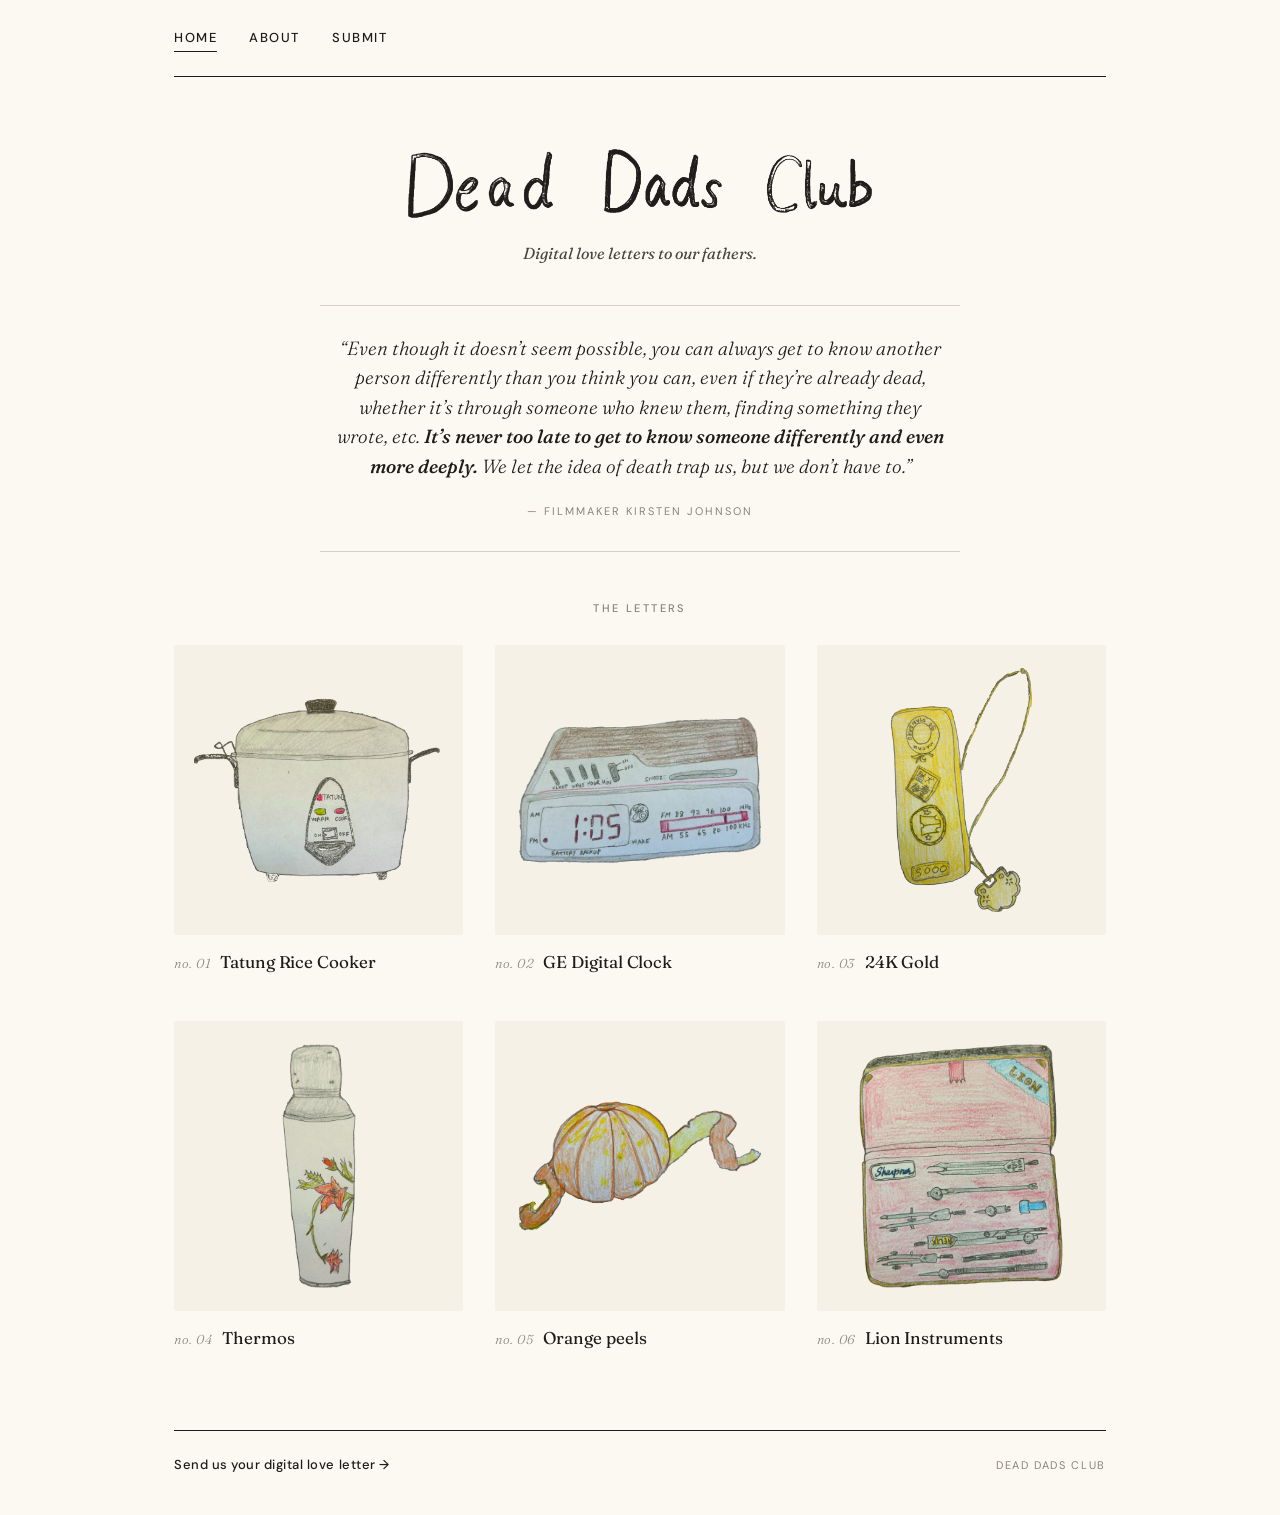
<file: index.html>
<!DOCTYPE html>
<html lang="en">
<head>
  <meta charset="UTF-8" />
  <meta name="viewport" content="width=device-width, initial-scale=1.0" />
  <title>Dead Dads Club</title>
  <meta name="description" content="A collection of digital love letters to our fathers. By Jessica Lee and Emily Tsiang." />
  <meta property="og:title" content="Dead Dads Club" />
  <meta property="og:description" content="A collection of digital love letters to our fathers." />
  <meta property="og:type" content="website" />
  <link rel="stylesheet" href="styles.css" />
  <link rel="icon" href="data:image/svg+xml,%3Csvg xmlns='http://www.w3.org/2000/svg' viewBox='0 0 100 100'%3E%3Ctext y='.9em' font-size='90'%3E✉%3C/text%3E%3C/svg%3E" />
</head>
<body>

  <div class="container">

    <nav class="nav fade-in fade-in-1">
      <div class="nav-inner">
        <div class="nav-links">
          <a href="index.html" class="active">Home</a>
          <a href="about.html">About</a>
          <a href="submit.html">Submit</a>
        </div>
      </div>
    </nav>

    <header class="masthead fade-in fade-in-2">
      <img class="wordmark" src="images/wordmark.png" alt="Dead Dads Club" />
      <p class="tagline">Digital love letters to our fathers.</p>
    </header>

    <section class="epigraph fade-in fade-in-3">
      <blockquote>
        “Even though it doesn’t seem possible, you can always get to know another person differently than you think you can, even if they’re already dead, whether it’s through someone who knew them, finding something they wrote, etc. <em>It’s never too late to get to know someone differently and even more deeply.</em> We let the idea of death trap us, but we don’t have to.”
      </blockquote>
      <cite>— Filmmaker Kirsten Johnson</cite>
    </section>

    <p class="section-label fade-in fade-in-4">The Letters</p>

    <div class="grid">

      <a href="letters/rice-cooker.html" class="tile">
        <div class="tile-image">
          <img src="images/rice-cooker.png" alt="Tatung Rice Cooker" />
        </div>
        <div class="tile-meta">
          <span class="tile-num">no. 01</span>
          <span class="tile-title">Tatung Rice Cooker</span>
        </div>
      </a>

      <a href="letters/clock.html" class="tile">
        <div class="tile-image">
          <img src="images/clock.png" alt="GE Digital Clock" />
        </div>
        <div class="tile-meta">
          <span class="tile-num">no. 02</span>
          <span class="tile-title">GE Digital Clock</span>
        </div>
      </a>

      <a href="letters/gold.html" class="tile">
        <div class="tile-image">
          <img src="images/gold.png" alt="24K Gold" />
        </div>
        <div class="tile-meta">
          <span class="tile-num">no. 03</span>
          <span class="tile-title">24K Gold</span>
        </div>
      </a>

      <a href="letters/thermos.html" class="tile">
        <div class="tile-image">
          <img src="images/thermos.png" alt="Thermos" />
        </div>
        <div class="tile-meta">
          <span class="tile-num">no. 04</span>
          <span class="tile-title">Thermos</span>
        </div>
      </a>

      <a href="letters/orange-peels.html" class="tile">
        <div class="tile-image">
          <img src="images/orange-peels.png" alt="Orange peels" />
        </div>
        <div class="tile-meta">
          <span class="tile-num">no. 05</span>
          <span class="tile-title">Orange peels</span>
        </div>
      </a>

      <a href="letters/lion-instruments.html" class="tile">
        <div class="tile-image">
          <img src="images/lion-instruments.png" alt="Lion Instruments" />
        </div>
        <div class="tile-meta">
          <span class="tile-num">no. 06</span>
          <span class="tile-title">Lion Instruments</span>
        </div>
      </a>

    </div>

    <footer class="footer">
      <a href="submit.html" class="footer-link">Send us your digital love letter →</a>
      <span class="footer-meta">Dead Dads Club</span>
    </footer>

  </div>

</body>
</html>
</file>
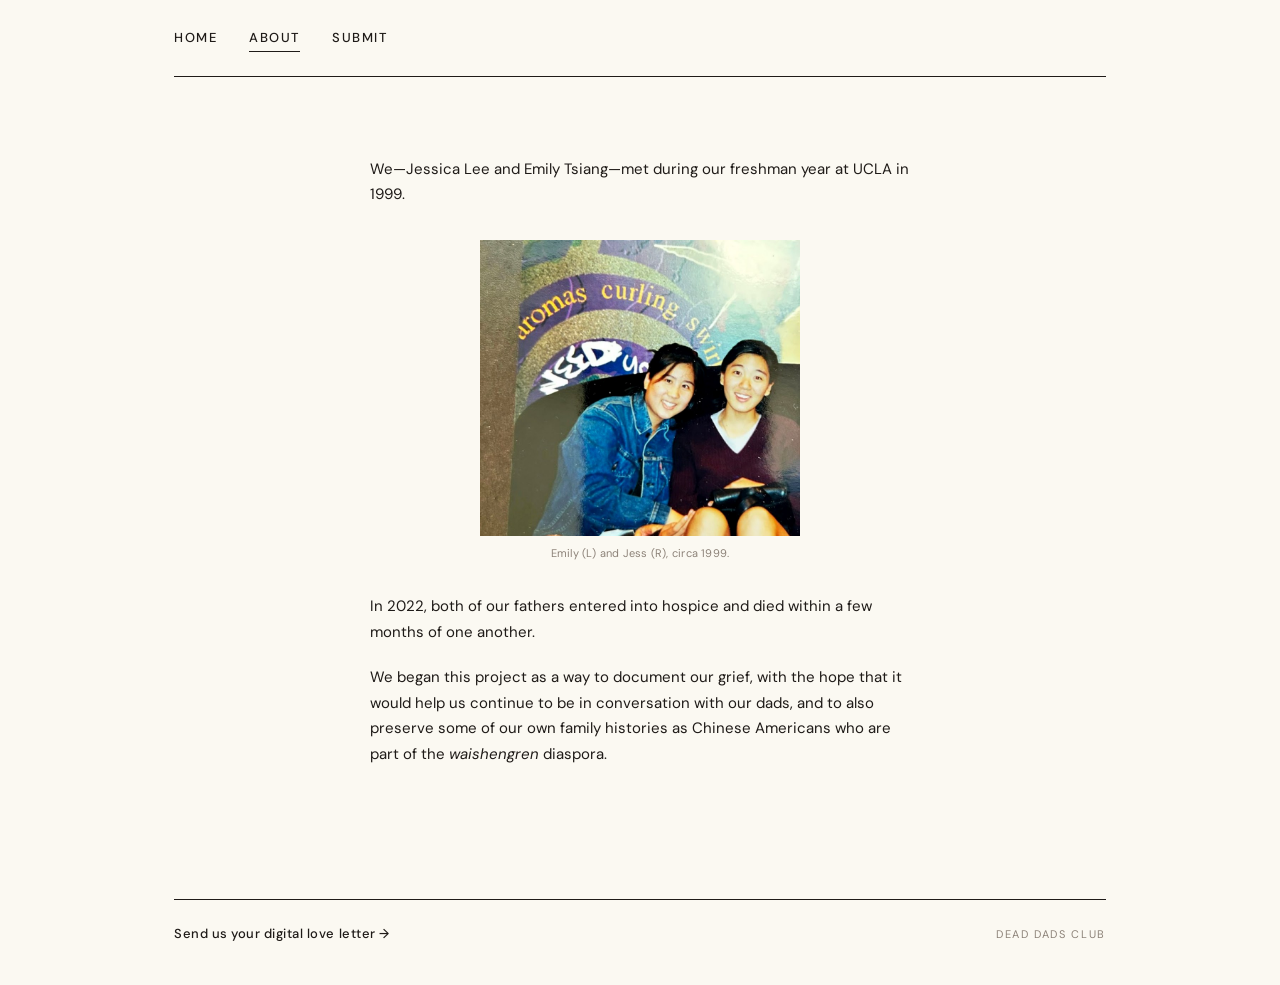
<file: about.html>
<!DOCTYPE html>
<html lang="en">
<head>
  <meta charset="UTF-8" />
  <meta name="viewport" content="width=device-width, initial-scale=1.0" />
  <title>About — Dead Dads Club</title>
  <meta name="description" content="About Dead Dads Club — a project by Jessica Lee and Emily Tsiang." />
  <link rel="stylesheet" href="styles.css" />
</head>
<body>

  <div class="container">

    <nav class="nav fade-in fade-in-1">
      <div class="nav-inner">
        <div class="nav-links">
          <a href="index.html">Home</a>
          <a href="about.html" class="active">About</a>
          <a href="submit.html">Submit</a>
        </div>
      </div>
    </nav>

    <main class="about-page fade-in fade-in-2">

      <div class="about-body">
        <p>We&mdash;Jessica Lee and Emily Tsiang&mdash;met during our freshman year at UCLA in 1999.</p>

        <div class="about-photo">
          <img src="images/emily-jess-1999.jpg" alt="Emily and Jess, circa 1999" />
          <p class="about-photo-caption">Emily (L) and Jess (R), circa 1999.</p>
        </div>

        <p>In 2022, both of our fathers entered into hospice and died within a few months of one another.</p>

        <p>We began this project as a way to document our grief, with the hope that it would help us continue to be in conversation with our dads, and to also preserve some of our own family histories as Chinese Americans who are part of the <em>waishengren</em> diaspora.</p>
      </div>

    </main>

    <footer class="footer">
      <a href="submit.html" class="footer-link">Send us your digital love letter →</a>
      <span class="footer-meta">Dead Dads Club</span>
    </footer>

  </div>

</body>
</html>
</file>
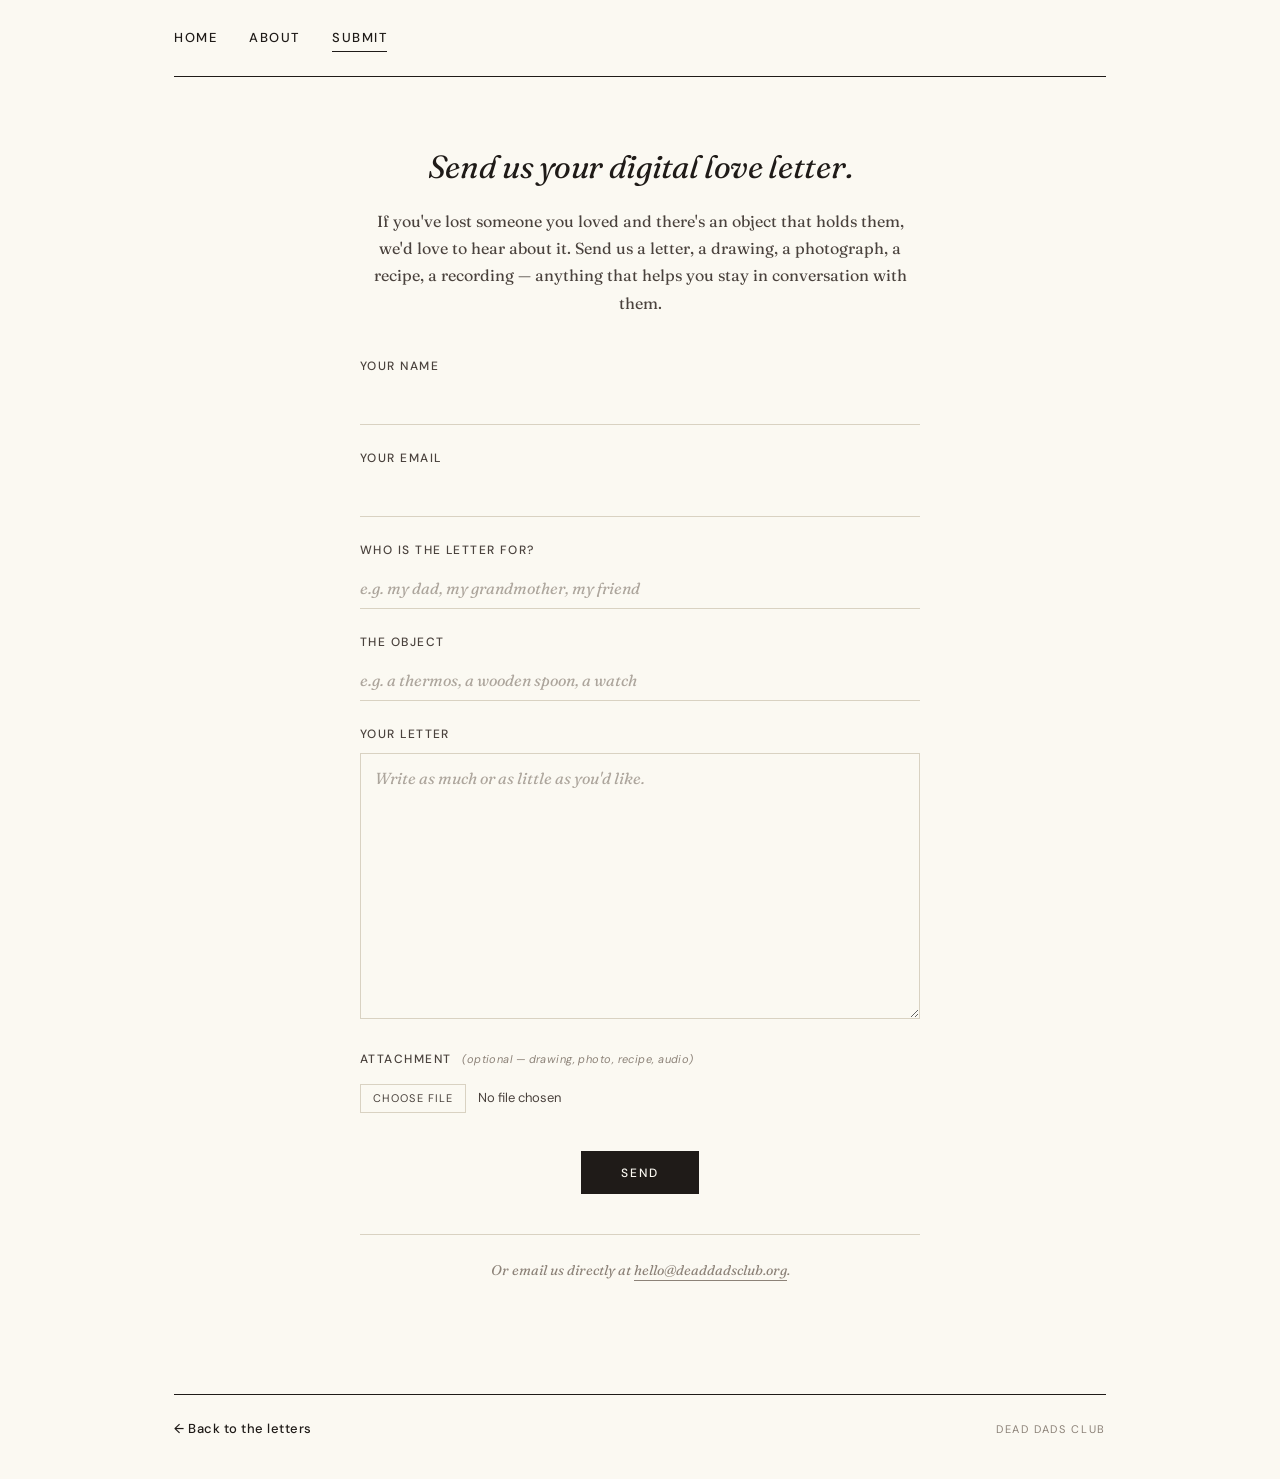
<file: submit.html>
<!DOCTYPE html>
<html lang="en">
<head>
  <meta charset="UTF-8" />
  <meta name="viewport" content="width=device-width, initial-scale=1.0" />
  <title>Submit — Dead Dads Club</title>
  <meta name="description" content="Send us your digital love letter." />
  <link rel="stylesheet" href="styles.css" />
</head>
<body>

  <div class="container">

    <nav class="nav fade-in fade-in-1">
      <div class="nav-inner">
        <div class="nav-links">
          <a href="index.html">Home</a>
          <a href="about.html">About</a>
          <a href="submit.html" class="active">Submit</a>
        </div>
      </div>
    </nav>

    <main class="submit-page fade-in fade-in-2">

      <h1 class="submit-title">Send us your digital love letter.</h1>
      <p class="submit-intro">
        If you've lost someone you loved and there's an object that holds them, we'd love to hear about it. Send us a letter, a drawing, a photograph, a recipe, a recording &mdash; anything that helps you stay in conversation with them.
      </p>

      <!--
        TO CONNECT FORMSPREE:
        1. Go to formspree.io, sign in, create a new form for this site.
        2. Copy your form endpoint URL (looks like https://formspree.io/f/xxxxxxx).
        3. Paste it into the action="" attribute below, replacing the placeholder.
        4. Save and commit. The form will start sending submissions to your Formspree inbox.
        For file uploads (drawings/photos), Formspree requires their paid tier.
        If you're on the free tier, the file input still works locally but won't upload.
      -->
      <form
        class="submit-form"
        action="https://formspree.io/f/YOUR_FORM_ID"
        method="POST"
        enctype="multipart/form-data"
      >
        <div class="field">
          <label for="name">Your name</label>
          <input type="text" id="name" name="name" required />
        </div>

        <div class="field">
          <label for="email">Your email</label>
          <input type="email" id="email" name="email" required />
        </div>

        <div class="field">
          <label for="dedicatee">Who is the letter for?</label>
          <input
            type="text"
            id="dedicatee"
            name="dedicatee"
            placeholder="e.g. my dad, my grandmother, my friend"
          />
        </div>

        <div class="field">
          <label for="object">The object</label>
          <input
            type="text"
            id="object"
            name="object"
            placeholder="e.g. a thermos, a wooden spoon, a watch"
          />
        </div>

        <div class="field">
          <label for="letter">Your letter</label>
          <textarea
            id="letter"
            name="letter"
            rows="10"
            placeholder="Write as much or as little as you'd like."
          ></textarea>
        </div>

        <div class="field">
          <label for="attachment">Attachment <span class="field-hint">(optional &mdash; drawing, photo, recipe, audio)</span></label>
          <input type="file" id="attachment" name="attachment" accept="image/*,audio/*,.pdf,.doc,.docx,.txt" />
        </div>

        <div class="field field-submit">
          <button type="submit" class="submit-button">Send</button>
        </div>

        <!-- Honeypot for spam protection -->
        <input type="text" name="_gotcha" style="display:none" tabindex="-1" autocomplete="off" />
      </form>

      <p class="submit-fallback">
        Or email us directly at <a href="mailto:hello@deaddadsclub.org">hello@deaddadsclub.org</a>.
      </p>

    </main>

    <footer class="footer">
      <a href="index.html" class="footer-link">&larr; Back to the letters</a>
      <span class="footer-meta">Dead Dads Club</span>
    </footer>

  </div>

</body>
</html>
</file>
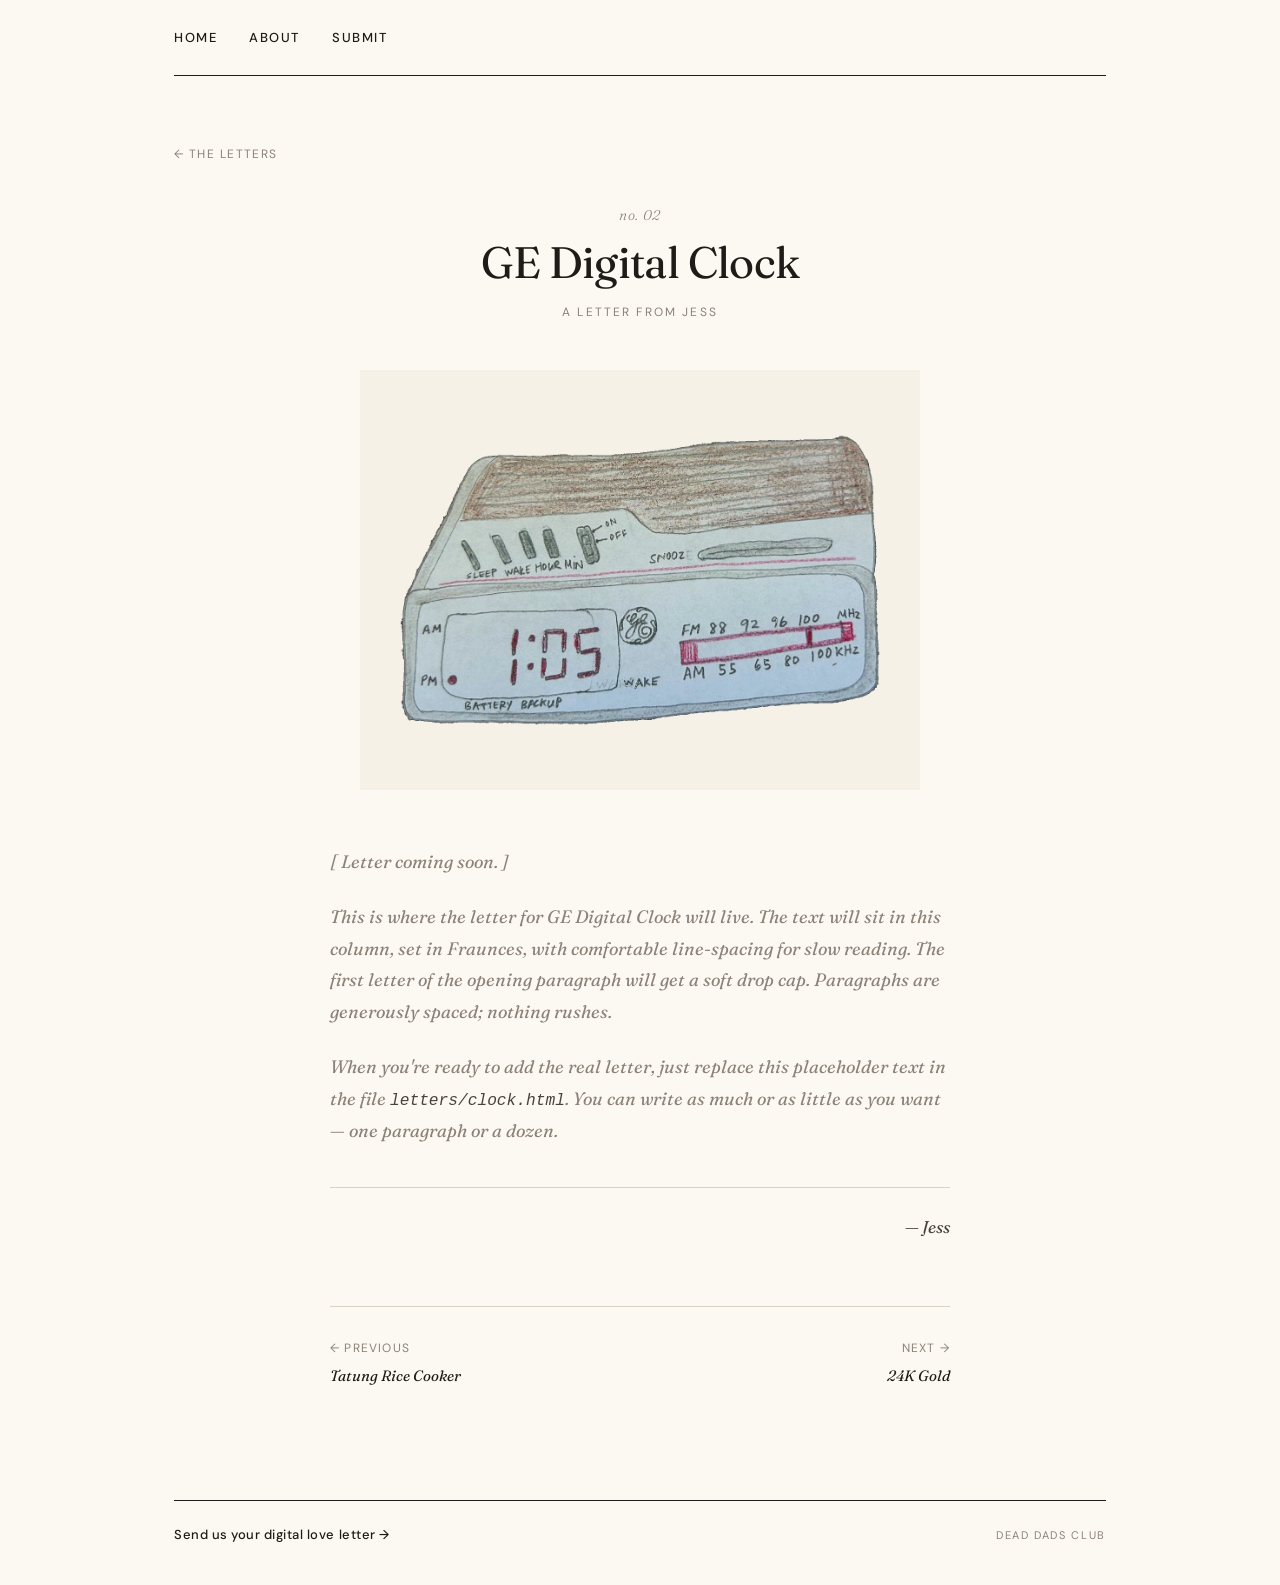
<file: letters/clock.html>
<!DOCTYPE html>
<html lang="en">
<head>
  <meta charset="UTF-8" />
  <meta name="viewport" content="width=device-width, initial-scale=1.0" />
  <title>GE Digital Clock — Dead Dads Club</title>
  <meta name="description" content="A letter from Jess about ge digital clock." />
  <link rel="stylesheet" href="../styles.css" />
</head>
<body>

  <div class="container">

    <nav class="nav fade-in fade-in-1">
      <div class="nav-inner">
        <div class="nav-links">
          <a href="../index.html">Home</a>
          <a href="../about.html">About</a>
          <a href="../submit.html">Submit</a>
        </div>
      </div>
    </nav>

    <main class="letter-page">

      <a href="../index.html" class="letter-back fade-in fade-in-1">← The Letters</a>

      <header class="letter-header fade-in fade-in-2">
        <p class="letter-num">no. 02</p>
        <h1 class="letter-title">GE Digital Clock</h1>
        <p class="letter-byline">A letter from Jess</p>
      </header>

      <div class="letter-image-wrap fade-in fade-in-3">
        <img src="../images/clock.png" alt="GE Digital Clock" />
      </div>

      <article class="letter-body fade-in fade-in-4">
        <p class="letter-placeholder">[ Letter coming soon. ]</p>
        <p class="letter-placeholder">This is where the letter for GE Digital Clock will live. The text will sit in this column, set in Fraunces, with comfortable line-spacing for slow reading. The first letter of the opening paragraph will get a soft drop cap. Paragraphs are generously spaced; nothing rushes.</p>
        <p class="letter-placeholder">When you're ready to add the real letter, just replace this placeholder text in the file <code style="font-family: ui-monospace, monospace; font-size: 0.9em; color: #4A423D;">letters/clock.html</code>. You can write as much or as little as you want — one paragraph or a dozen.</p>
        <p class="letter-signoff">— Jess</p>
      </article>

      <nav class="letter-nav">
        <a href="rice-cooker.html" class="letter-nav-prev">← Previous<span>Tatung Rice Cooker</span></a>
        <a href="gold.html" class="letter-nav-next">Next →<span>24K Gold</span></a>
      </nav>

    </main>

    <footer class="footer">
      <a href="../submit.html" class="footer-link">Send us your digital love letter →</a>
      <span class="footer-meta">Dead Dads Club</span>
    </footer>

  </div>

</body>
</html>
</file>
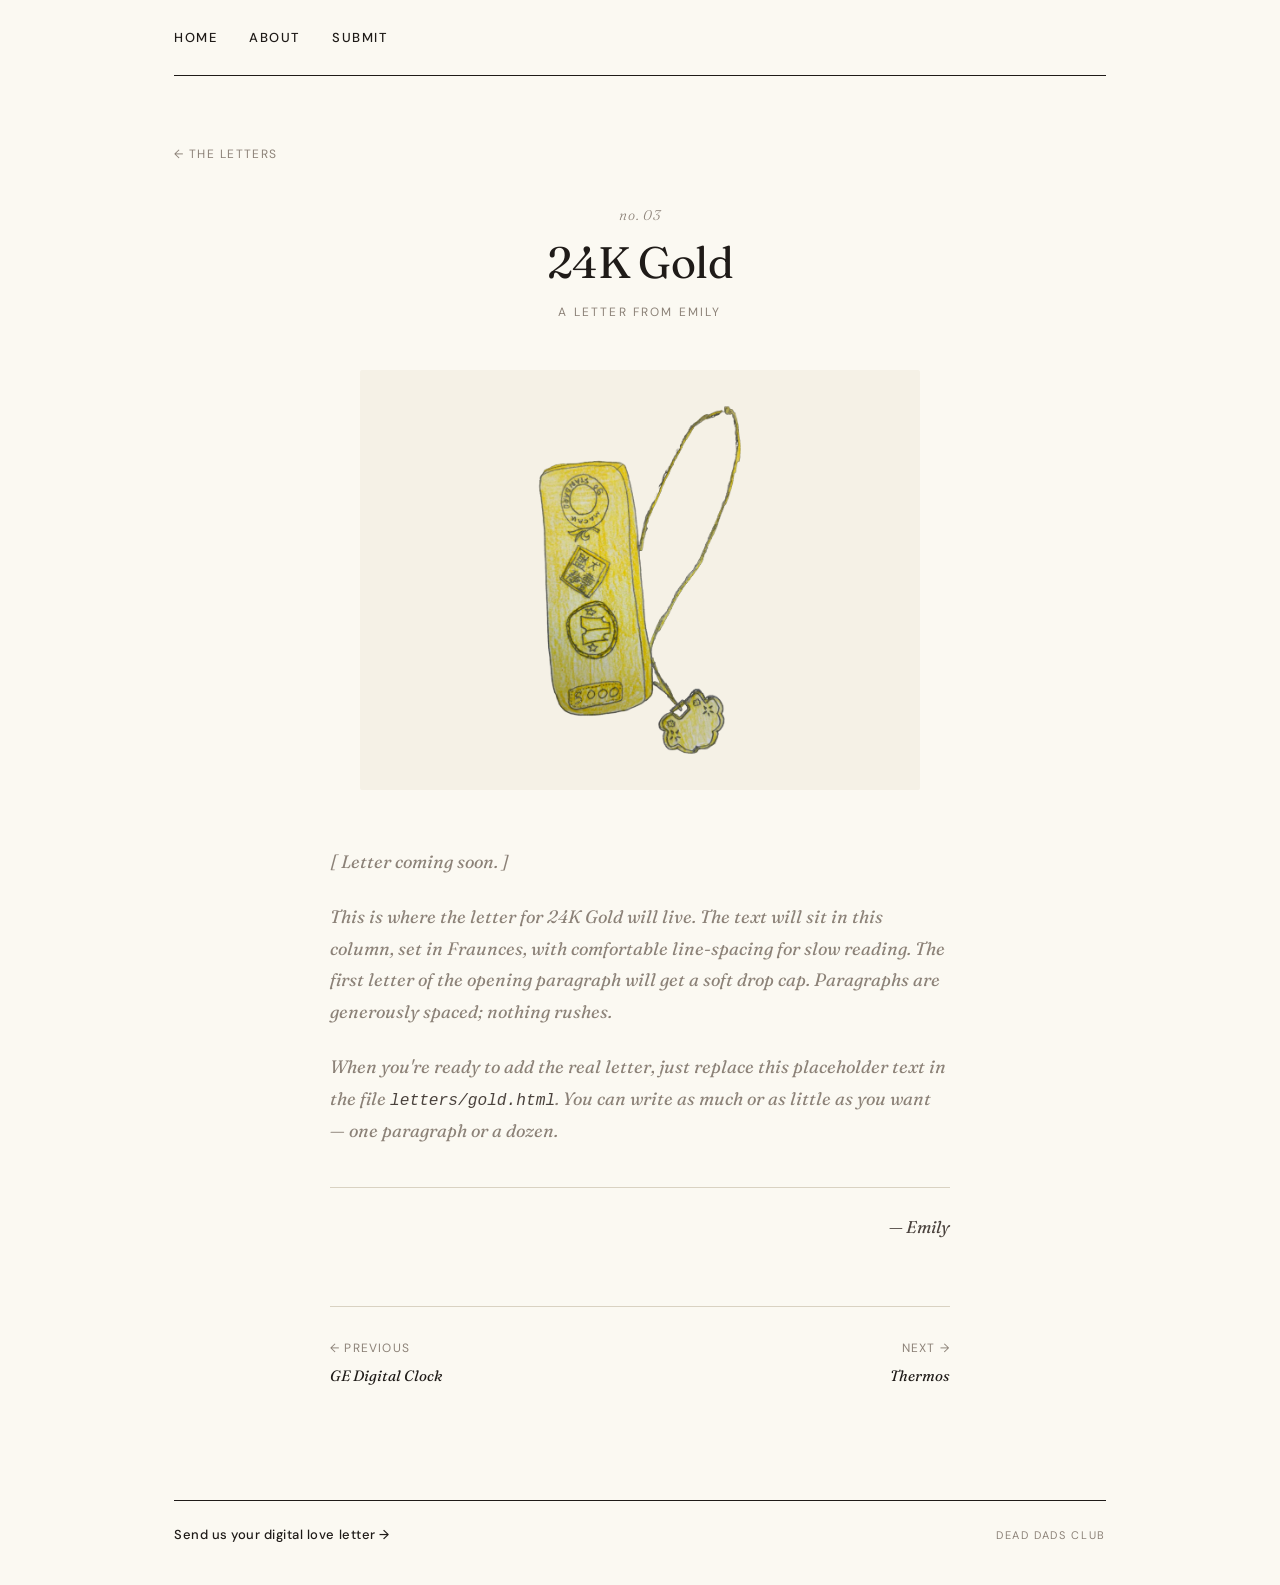
<file: letters/gold.html>
<!DOCTYPE html>
<html lang="en">
<head>
  <meta charset="UTF-8" />
  <meta name="viewport" content="width=device-width, initial-scale=1.0" />
  <title>24K Gold — Dead Dads Club</title>
  <meta name="description" content="A letter from Emily about 24k gold." />
  <link rel="stylesheet" href="../styles.css" />
</head>
<body>

  <div class="container">

    <nav class="nav fade-in fade-in-1">
      <div class="nav-inner">
        <div class="nav-links">
          <a href="../index.html">Home</a>
          <a href="../about.html">About</a>
          <a href="../submit.html">Submit</a>
        </div>
      </div>
    </nav>

    <main class="letter-page">

      <a href="../index.html" class="letter-back fade-in fade-in-1">← The Letters</a>

      <header class="letter-header fade-in fade-in-2">
        <p class="letter-num">no. 03</p>
        <h1 class="letter-title">24K Gold</h1>
        <p class="letter-byline">A letter from Emily</p>
      </header>

      <div class="letter-image-wrap fade-in fade-in-3">
        <img src="../images/gold.png" alt="24K Gold" />
      </div>

      <article class="letter-body fade-in fade-in-4">
        <p class="letter-placeholder">[ Letter coming soon. ]</p>
        <p class="letter-placeholder">This is where the letter for 24K Gold will live. The text will sit in this column, set in Fraunces, with comfortable line-spacing for slow reading. The first letter of the opening paragraph will get a soft drop cap. Paragraphs are generously spaced; nothing rushes.</p>
        <p class="letter-placeholder">When you're ready to add the real letter, just replace this placeholder text in the file <code style="font-family: ui-monospace, monospace; font-size: 0.9em; color: #4A423D;">letters/gold.html</code>. You can write as much or as little as you want — one paragraph or a dozen.</p>
        <p class="letter-signoff">— Emily</p>
      </article>

      <nav class="letter-nav">
        <a href="clock.html" class="letter-nav-prev">← Previous<span>GE Digital Clock</span></a>
        <a href="thermos.html" class="letter-nav-next">Next →<span>Thermos</span></a>
      </nav>

    </main>

    <footer class="footer">
      <a href="../submit.html" class="footer-link">Send us your digital love letter →</a>
      <span class="footer-meta">Dead Dads Club</span>
    </footer>

  </div>

</body>
</html>
</file>
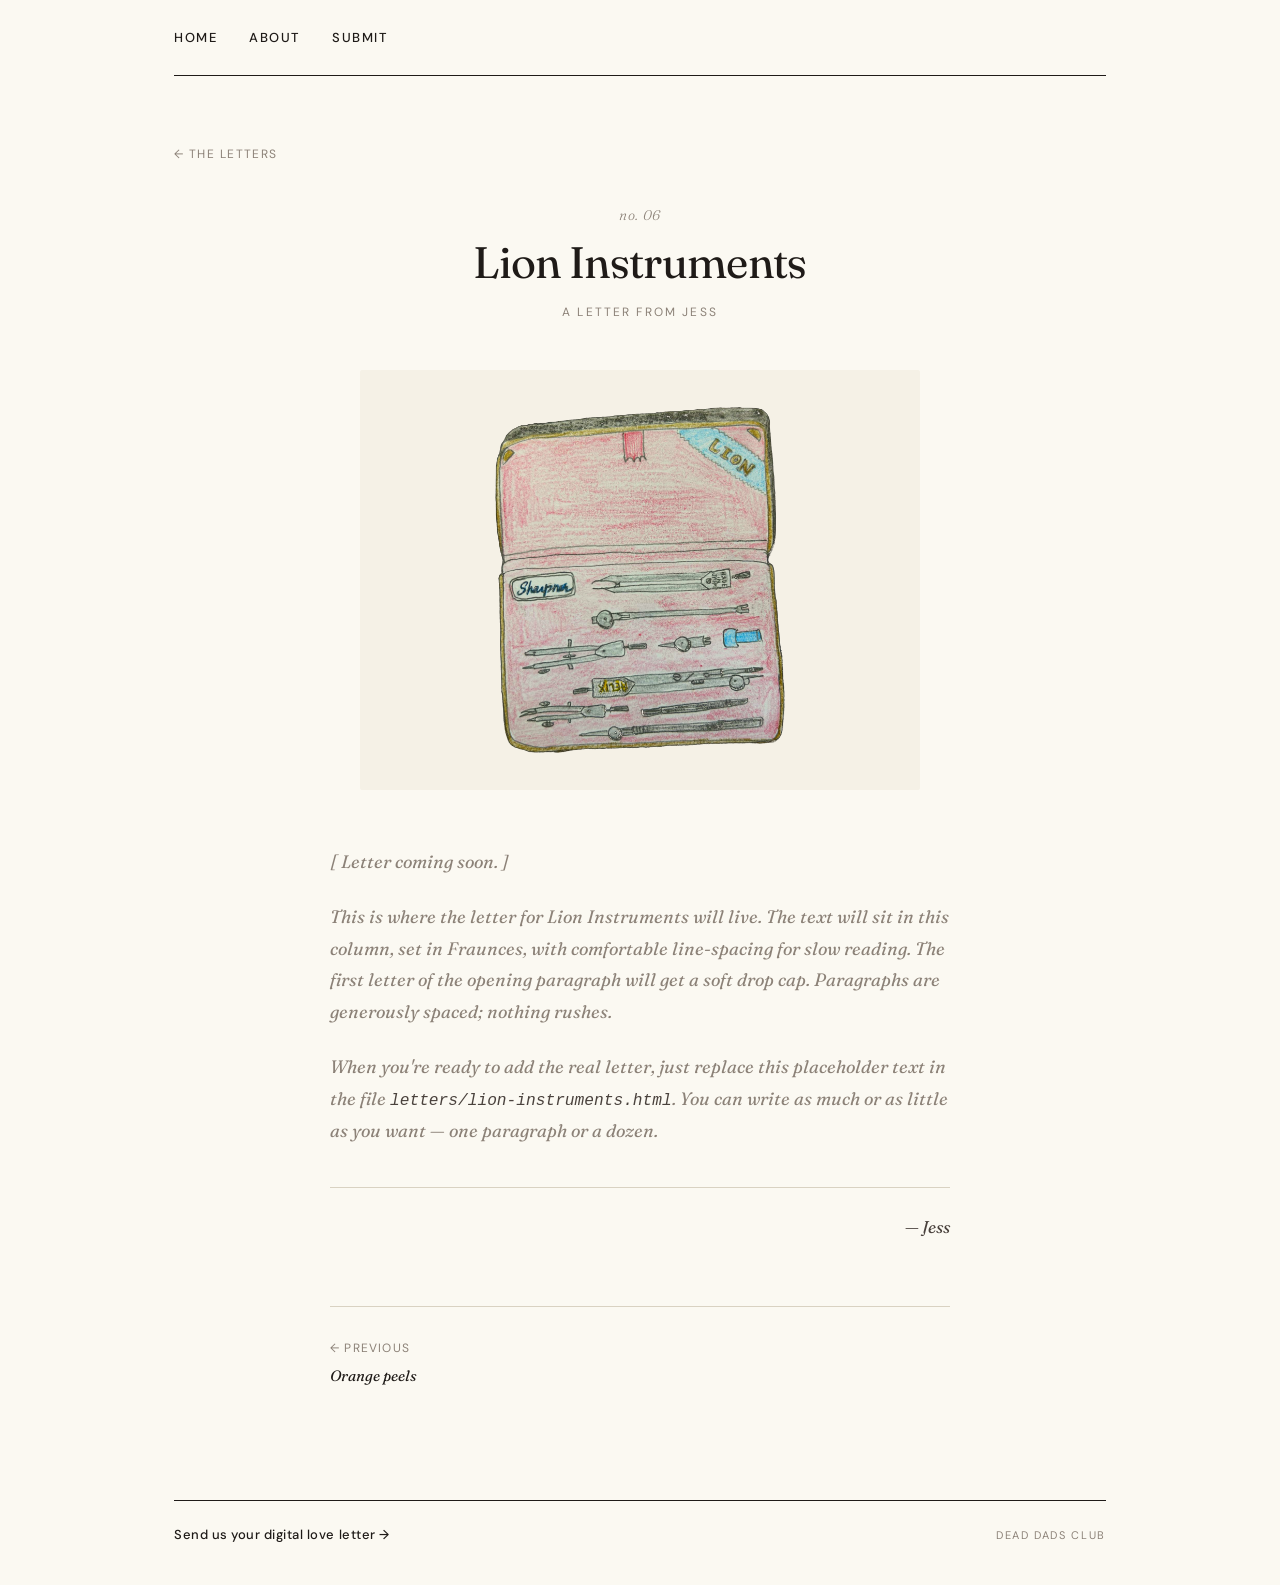
<file: letters/lion-instruments.html>
<!DOCTYPE html>
<html lang="en">
<head>
  <meta charset="UTF-8" />
  <meta name="viewport" content="width=device-width, initial-scale=1.0" />
  <title>Lion Instruments — Dead Dads Club</title>
  <meta name="description" content="A letter from Jess about lion instruments." />
  <link rel="stylesheet" href="../styles.css" />
</head>
<body>

  <div class="container">

    <nav class="nav fade-in fade-in-1">
      <div class="nav-inner">
        <div class="nav-links">
          <a href="../index.html">Home</a>
          <a href="../about.html">About</a>
          <a href="../submit.html">Submit</a>
        </div>
      </div>
    </nav>

    <main class="letter-page">

      <a href="../index.html" class="letter-back fade-in fade-in-1">← The Letters</a>

      <header class="letter-header fade-in fade-in-2">
        <p class="letter-num">no. 06</p>
        <h1 class="letter-title">Lion Instruments</h1>
        <p class="letter-byline">A letter from Jess</p>
      </header>

      <div class="letter-image-wrap fade-in fade-in-3">
        <img src="../images/lion-instruments.png" alt="Lion Instruments" />
      </div>

      <article class="letter-body fade-in fade-in-4">
        <p class="letter-placeholder">[ Letter coming soon. ]</p>
        <p class="letter-placeholder">This is where the letter for Lion Instruments will live. The text will sit in this column, set in Fraunces, with comfortable line-spacing for slow reading. The first letter of the opening paragraph will get a soft drop cap. Paragraphs are generously spaced; nothing rushes.</p>
        <p class="letter-placeholder">When you're ready to add the real letter, just replace this placeholder text in the file <code style="font-family: ui-monospace, monospace; font-size: 0.9em; color: #4A423D;">letters/lion-instruments.html</code>. You can write as much or as little as you want — one paragraph or a dozen.</p>
        <p class="letter-signoff">— Jess</p>
      </article>

      <nav class="letter-nav">
        <a href="orange-peels.html" class="letter-nav-prev">← Previous<span>Orange peels</span></a>
        <span class="letter-nav-next"></span>
      </nav>

    </main>

    <footer class="footer">
      <a href="../submit.html" class="footer-link">Send us your digital love letter →</a>
      <span class="footer-meta">Dead Dads Club</span>
    </footer>

  </div>

</body>
</html>
</file>
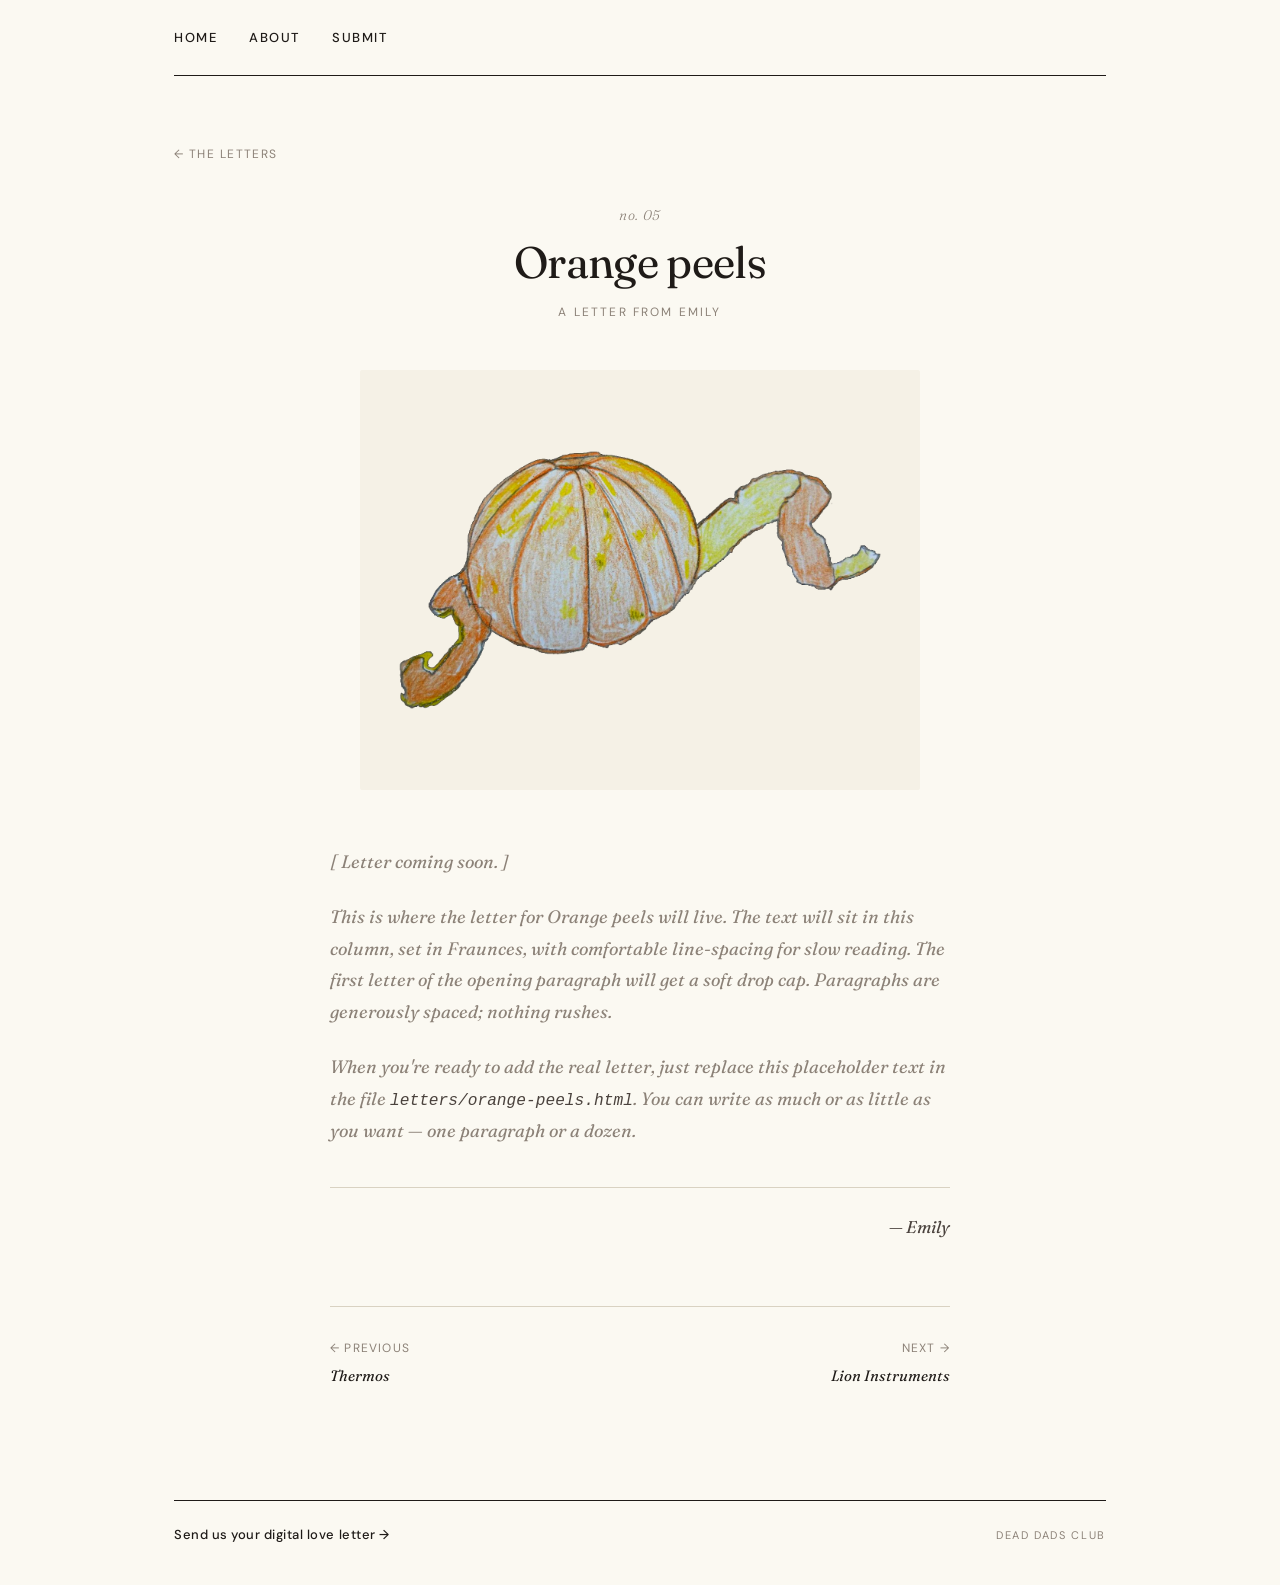
<file: letters/orange-peels.html>
<!DOCTYPE html>
<html lang="en">
<head>
  <meta charset="UTF-8" />
  <meta name="viewport" content="width=device-width, initial-scale=1.0" />
  <title>Orange peels — Dead Dads Club</title>
  <meta name="description" content="A letter from Emily about orange peels." />
  <link rel="stylesheet" href="../styles.css" />
</head>
<body>

  <div class="container">

    <nav class="nav fade-in fade-in-1">
      <div class="nav-inner">
        <div class="nav-links">
          <a href="../index.html">Home</a>
          <a href="../about.html">About</a>
          <a href="../submit.html">Submit</a>
        </div>
      </div>
    </nav>

    <main class="letter-page">

      <a href="../index.html" class="letter-back fade-in fade-in-1">← The Letters</a>

      <header class="letter-header fade-in fade-in-2">
        <p class="letter-num">no. 05</p>
        <h1 class="letter-title">Orange peels</h1>
        <p class="letter-byline">A letter from Emily</p>
      </header>

      <div class="letter-image-wrap fade-in fade-in-3">
        <img src="../images/orange-peels.png" alt="Orange peels" />
      </div>

      <article class="letter-body fade-in fade-in-4">
        <p class="letter-placeholder">[ Letter coming soon. ]</p>
        <p class="letter-placeholder">This is where the letter for Orange peels will live. The text will sit in this column, set in Fraunces, with comfortable line-spacing for slow reading. The first letter of the opening paragraph will get a soft drop cap. Paragraphs are generously spaced; nothing rushes.</p>
        <p class="letter-placeholder">When you're ready to add the real letter, just replace this placeholder text in the file <code style="font-family: ui-monospace, monospace; font-size: 0.9em; color: #4A423D;">letters/orange-peels.html</code>. You can write as much or as little as you want — one paragraph or a dozen.</p>
        <p class="letter-signoff">— Emily</p>
      </article>

      <nav class="letter-nav">
        <a href="thermos.html" class="letter-nav-prev">← Previous<span>Thermos</span></a>
        <a href="lion-instruments.html" class="letter-nav-next">Next →<span>Lion Instruments</span></a>
      </nav>

    </main>

    <footer class="footer">
      <a href="../submit.html" class="footer-link">Send us your digital love letter →</a>
      <span class="footer-meta">Dead Dads Club</span>
    </footer>

  </div>

</body>
</html>
</file>
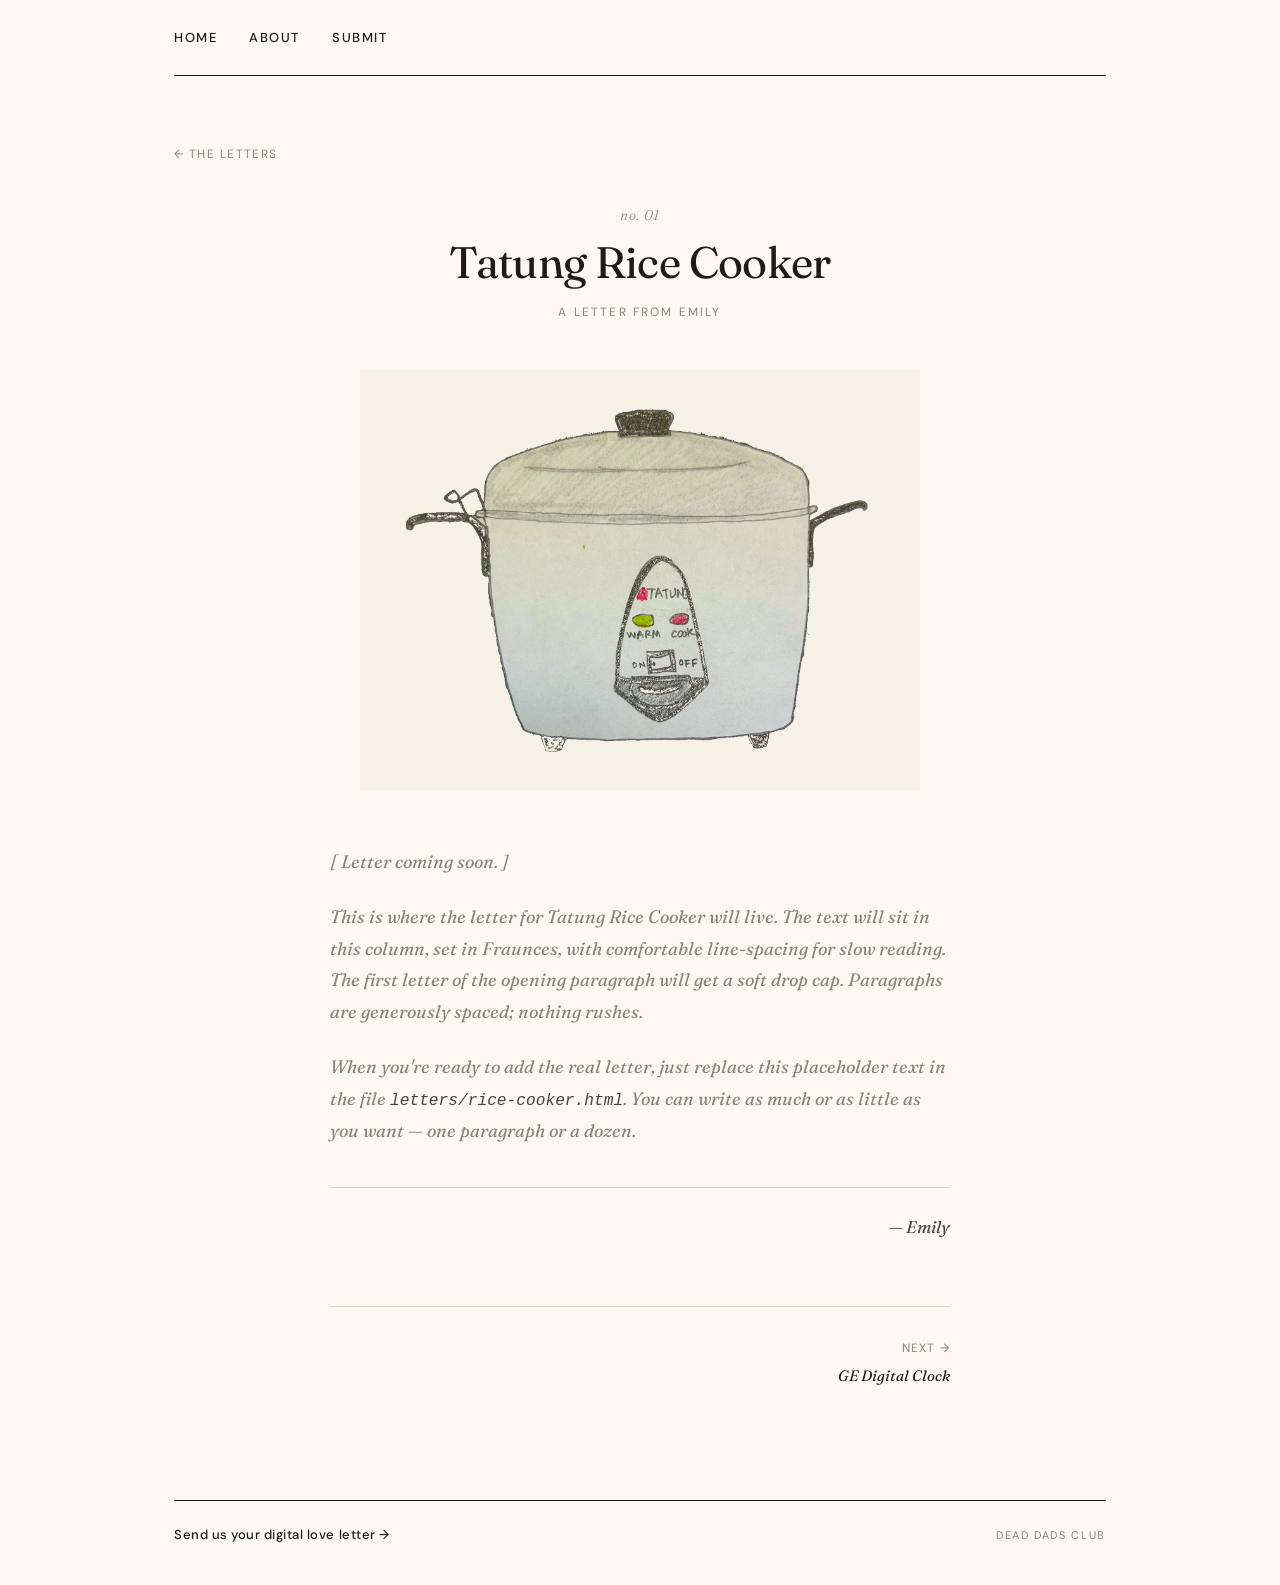
<file: letters/rice-cooker.html>
<!DOCTYPE html>
<html lang="en">
<head>
  <meta charset="UTF-8" />
  <meta name="viewport" content="width=device-width, initial-scale=1.0" />
  <title>Tatung Rice Cooker — Dead Dads Club</title>
  <meta name="description" content="A letter from Emily about tatung rice cooker." />
  <link rel="stylesheet" href="../styles.css" />
</head>
<body>

  <div class="container">

    <nav class="nav fade-in fade-in-1">
      <div class="nav-inner">
        <div class="nav-links">
          <a href="../index.html">Home</a>
          <a href="../about.html">About</a>
          <a href="../submit.html">Submit</a>
        </div>
      </div>
    </nav>

    <main class="letter-page">

      <a href="../index.html" class="letter-back fade-in fade-in-1">← The Letters</a>

      <header class="letter-header fade-in fade-in-2">
        <p class="letter-num">no. 01</p>
        <h1 class="letter-title">Tatung Rice Cooker</h1>
        <p class="letter-byline">A letter from Emily</p>
      </header>

      <div class="letter-image-wrap fade-in fade-in-3">
        <img src="../images/rice-cooker.png" alt="Tatung Rice Cooker" />
      </div>

      <article class="letter-body fade-in fade-in-4">
        <p class="letter-placeholder">[ Letter coming soon. ]</p>
        <p class="letter-placeholder">This is where the letter for Tatung Rice Cooker will live. The text will sit in this column, set in Fraunces, with comfortable line-spacing for slow reading. The first letter of the opening paragraph will get a soft drop cap. Paragraphs are generously spaced; nothing rushes.</p>
        <p class="letter-placeholder">When you're ready to add the real letter, just replace this placeholder text in the file <code style="font-family: ui-monospace, monospace; font-size: 0.9em; color: #4A423D;">letters/rice-cooker.html</code>. You can write as much or as little as you want — one paragraph or a dozen.</p>
        <p class="letter-signoff">— Emily</p>
      </article>

      <nav class="letter-nav">
        <span class="letter-nav-prev"></span>
        <a href="clock.html" class="letter-nav-next">Next →<span>GE Digital Clock</span></a>
      </nav>

    </main>

    <footer class="footer">
      <a href="../submit.html" class="footer-link">Send us your digital love letter →</a>
      <span class="footer-meta">Dead Dads Club</span>
    </footer>

  </div>

</body>
</html>
</file>
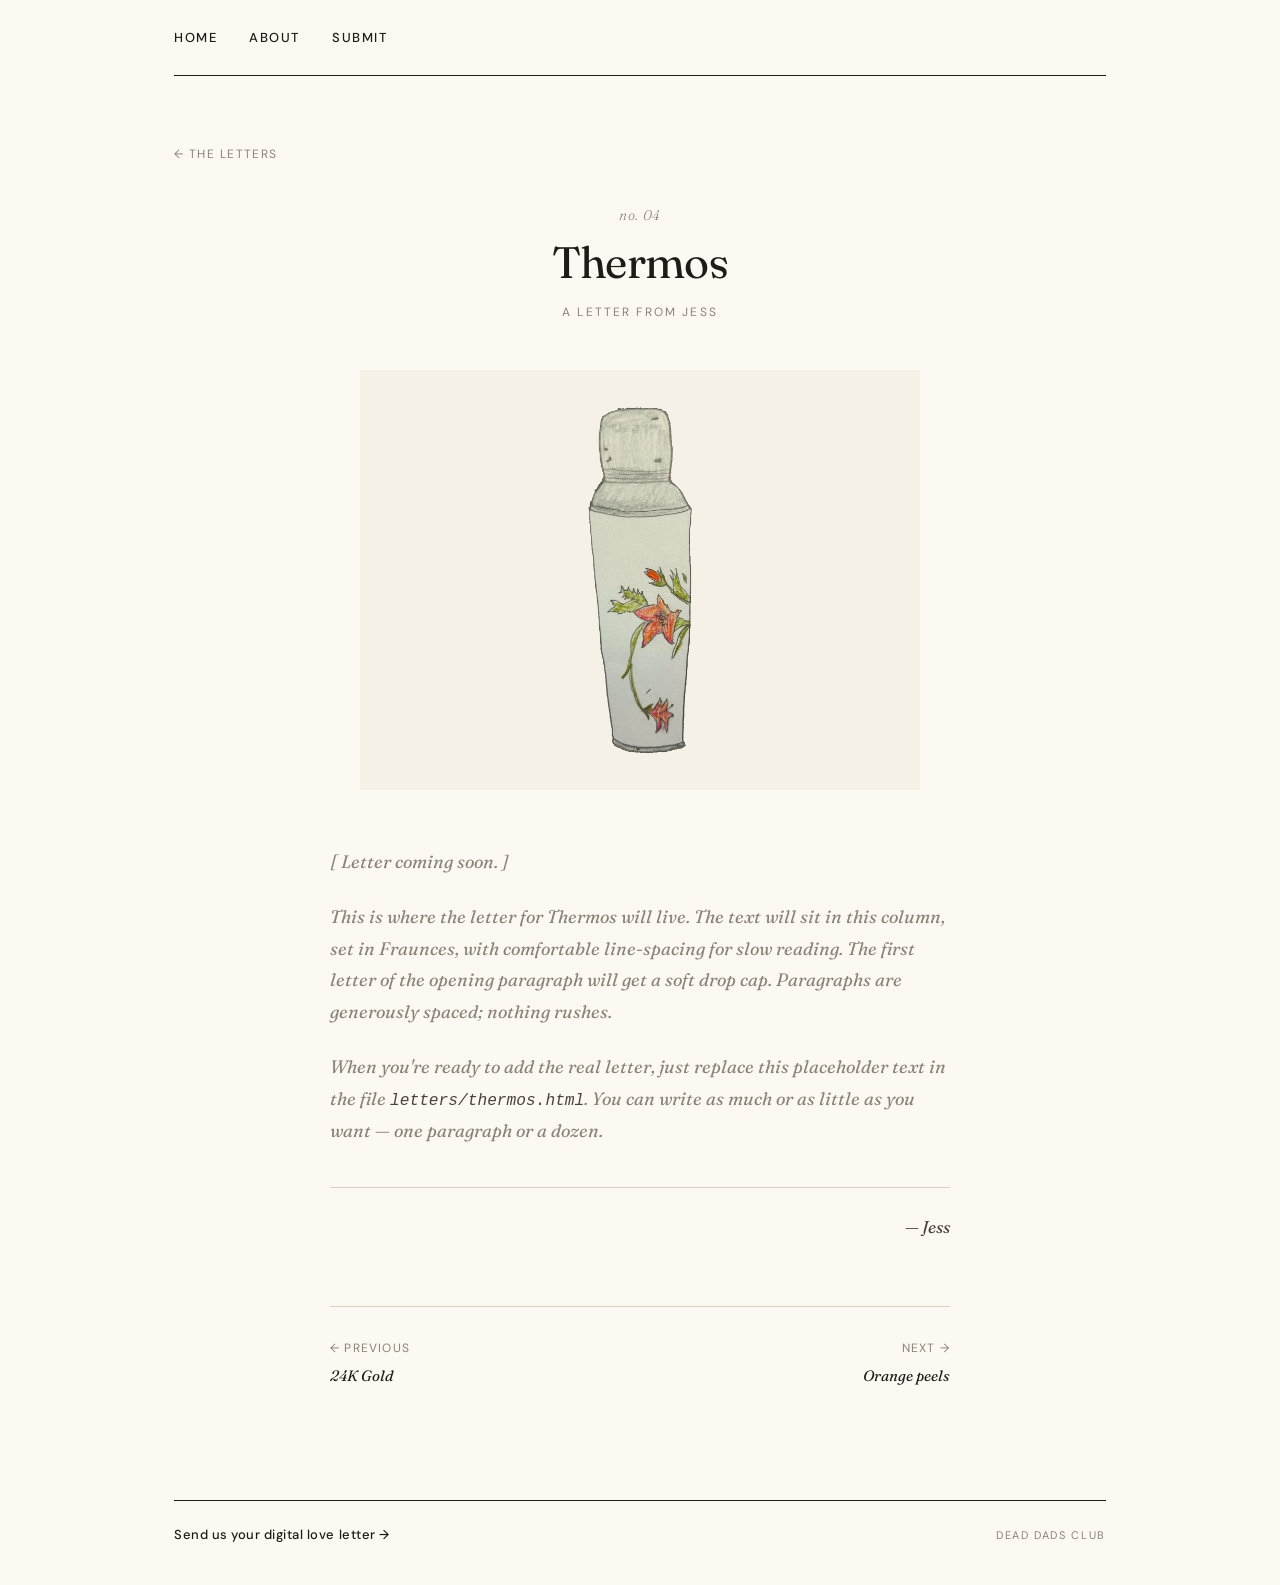
<file: letters/thermos.html>
<!DOCTYPE html>
<html lang="en">
<head>
  <meta charset="UTF-8" />
  <meta name="viewport" content="width=device-width, initial-scale=1.0" />
  <title>Thermos — Dead Dads Club</title>
  <meta name="description" content="A letter from Jess about thermos." />
  <link rel="stylesheet" href="../styles.css" />
</head>
<body>

  <div class="container">

    <nav class="nav fade-in fade-in-1">
      <div class="nav-inner">
        <div class="nav-links">
          <a href="../index.html">Home</a>
          <a href="../about.html">About</a>
          <a href="../submit.html">Submit</a>
        </div>
      </div>
    </nav>

    <main class="letter-page">

      <a href="../index.html" class="letter-back fade-in fade-in-1">← The Letters</a>

      <header class="letter-header fade-in fade-in-2">
        <p class="letter-num">no. 04</p>
        <h1 class="letter-title">Thermos</h1>
        <p class="letter-byline">A letter from Jess</p>
      </header>

      <div class="letter-image-wrap fade-in fade-in-3">
        <img src="../images/thermos.png" alt="Thermos" />
      </div>

      <article class="letter-body fade-in fade-in-4">
        <p class="letter-placeholder">[ Letter coming soon. ]</p>
        <p class="letter-placeholder">This is where the letter for Thermos will live. The text will sit in this column, set in Fraunces, with comfortable line-spacing for slow reading. The first letter of the opening paragraph will get a soft drop cap. Paragraphs are generously spaced; nothing rushes.</p>
        <p class="letter-placeholder">When you're ready to add the real letter, just replace this placeholder text in the file <code style="font-family: ui-monospace, monospace; font-size: 0.9em; color: #4A423D;">letters/thermos.html</code>. You can write as much or as little as you want — one paragraph or a dozen.</p>
        <p class="letter-signoff">— Jess</p>
      </article>

      <nav class="letter-nav">
        <a href="gold.html" class="letter-nav-prev">← Previous<span>24K Gold</span></a>
        <a href="orange-peels.html" class="letter-nav-next">Next →<span>Orange peels</span></a>
      </nav>

    </main>

    <footer class="footer">
      <a href="../submit.html" class="footer-link">Send us your digital love letter →</a>
      <span class="footer-meta">Dead Dads Club</span>
    </footer>

  </div>

</body>
</html>
</file>
<file: styles.css>
/* Dead Dads Club — stylesheet */

@import url('https://fonts.googleapis.com/css2?family=Fraunces:ital,opsz,wght@0,9..144,300;0,9..144,400;0,9..144,500;1,9..144,400&family=DM+Sans:wght@400;500&display=swap');

:root {
  --bg: #FBF9F2;
  --bg-warm: #F5F1E6;
  --ink: #1F1B18;
  --ink-soft: #4A423D;
  --ink-muted: #8C8278;
  --rule: #D9D2C2;
  --rule-soft: #E8E2D2;
  --accent: #9C2A2A;
  --highlight: #F4E090;
  --max-width: 980px;
  --reading-width: 620px;
}

* {
  box-sizing: border-box;
  margin: 0;
  padding: 0;
}

html {
  scroll-behavior: smooth;
}

body {
  background: var(--bg);
  color: var(--ink);
  font-family: 'DM Sans', system-ui, -apple-system, sans-serif;
  font-size: 16px;
  line-height: 1.6;
  -webkit-font-smoothing: antialiased;
  -moz-osx-font-smoothing: grayscale;
  text-rendering: optimizeLegibility;
}

a {
  color: inherit;
  text-decoration: none;
  transition: opacity 0.2s ease;
}

a:hover {
  opacity: 0.6;
}

img {
  max-width: 100%;
  height: auto;
  display: block;
}

/* ---------- LAYOUT ---------- */

.container {
  max-width: var(--max-width);
  margin: 0 auto;
  padding: 0 1.5rem;
}

.reading {
  max-width: var(--reading-width);
  margin: 0 auto;
}

/* ---------- NAV ---------- */

.nav {
  padding: 1.75rem 0 1.5rem;
  border-bottom: 1px solid var(--ink);
  margin-bottom: 4rem;
}

.nav-inner {
  display: flex;
  justify-content: space-between;
  align-items: baseline;
}

.nav-links {
  display: flex;
  gap: 2rem;
  font-size: 13px;
  letter-spacing: 0.12em;
  text-transform: uppercase;
  font-weight: 500;
}

.nav-links a {
  position: relative;
  padding-bottom: 2px;
}

.nav-links a.active {
  border-bottom: 1.5px solid var(--ink);
}

.nav-meta {
  font-size: 12px;
  letter-spacing: 0.12em;
  text-transform: uppercase;
  color: var(--ink-muted);
}

/* ---------- HOMEPAGE HEADER ---------- */

.masthead {
  text-align: center;
  margin-bottom: 2.5rem;
}

.wordmark {
  max-width: 480px;
  width: 75%;
  margin: 0 auto 1rem;
}

.tagline {
  font-family: 'Fraunces', Georgia, serif;
  font-style: italic;
  font-weight: 400;
  font-size: 16px;
  color: var(--ink-soft);
  margin: 0 auto;
  line-height: 1.4;
}

/* ---------- QUOTE ---------- */

.epigraph {
  max-width: 640px;
  margin: 0 auto 3rem;
  padding: 1.75rem 1rem;
  border-top: 0.5px solid var(--rule);
  border-bottom: 0.5px solid var(--rule);
  text-align: center;
}

.epigraph blockquote {
  font-family: 'Fraunces', Georgia, serif;
  font-weight: 300;
  font-style: italic;
  font-size: 19px;
  line-height: 1.55;
  color: var(--ink);
  margin-bottom: 1rem;
}

.epigraph blockquote em {
  font-weight: 500;
}

.epigraph cite {
  font-family: 'DM Sans', sans-serif;
  font-style: normal;
  font-size: 11px;
  letter-spacing: 0.18em;
  text-transform: uppercase;
  color: var(--ink-muted);
}

/* ---------- OBJECT GRID ---------- */

.section-label {
  font-size: 11px;
  letter-spacing: 0.22em;
  text-transform: uppercase;
  font-weight: 500;
  color: var(--ink-muted);
  margin-bottom: 1.75rem;
  text-align: center;
}

.grid {
  display: grid;
  grid-template-columns: repeat(3, 1fr);
  gap: 3rem 2rem;
  margin-bottom: 5rem;
}

.tile {
  display: block;
  text-decoration: none;
  color: inherit;
  cursor: pointer;
}

.tile-image {
  background: var(--bg-warm);
  aspect-ratio: 1;
  display: flex;
  align-items: center;
  justify-content: center;
  padding: 1.25rem;
  border-radius: 2px;
  transition: transform 0.4s cubic-bezier(0.2, 0.8, 0.2, 1), background 0.3s ease;
  margin-bottom: 1rem;
  overflow: hidden;
}

.tile-image img {
  max-width: 100%;
  max-height: 100%;
  object-fit: contain;
  transition: transform 0.4s cubic-bezier(0.2, 0.8, 0.2, 1);
  mix-blend-mode: multiply;
}

.tile:hover .tile-image {
  background: #EFE9D8;
}

.tile:hover .tile-image img {
  transform: scale(1.04);
}

.tile-meta {
  display: flex;
  align-items: baseline;
  gap: 0.625rem;
}

.tile-num {
  font-family: 'Fraunces', Georgia, serif;
  font-style: italic;
  font-weight: 300;
  font-size: 13px;
  color: var(--ink-muted);
  letter-spacing: 0.04em;
  flex-shrink: 0;
}

.tile-title {
  font-family: 'Fraunces', Georgia, serif;
  font-weight: 400;
  font-size: 17px;
  color: var(--ink);
  line-height: 1.25;
  letter-spacing: -0.005em;
}

/* ---------- FOOTER ---------- */

.footer {
  border-top: 1px solid var(--ink);
  padding: 1.5rem 0 2.5rem;
  margin-top: 3rem;
  display: flex;
  justify-content: space-between;
  align-items: baseline;
  font-size: 13px;
  letter-spacing: 0.04em;
}

.footer-link {
  font-weight: 500;
}

.footer-meta {
  font-size: 11px;
  letter-spacing: 0.15em;
  text-transform: uppercase;
  color: var(--ink-muted);
}

/* ---------- LETTER PAGE ---------- */

.letter-page {
  padding-bottom: 4rem;
}

.letter-back {
  font-size: 12px;
  letter-spacing: 0.12em;
  text-transform: uppercase;
  color: var(--ink-muted);
  margin-bottom: 2.5rem;
  display: inline-block;
}

.letter-back:hover {
  color: var(--ink);
  opacity: 1;
}

.letter-header {
  text-align: center;
  margin-bottom: 3rem;
  max-width: var(--reading-width);
  margin-left: auto;
  margin-right: auto;
}

.letter-num {
  font-family: 'Fraunces', Georgia, serif;
  font-style: italic;
  font-weight: 300;
  font-size: 14px;
  color: var(--ink-muted);
  letter-spacing: 0.05em;
  margin-bottom: 0.75rem;
}

.letter-title {
  font-family: 'Fraunces', Georgia, serif;
  font-weight: 400;
  font-size: 44px;
  line-height: 1.1;
  letter-spacing: -0.015em;
  margin-bottom: 1rem;
  color: var(--ink);
}

.letter-byline {
  font-size: 12px;
  letter-spacing: 0.18em;
  text-transform: uppercase;
  color: var(--ink-muted);
}

.letter-image-wrap {
  background: var(--bg-warm);
  margin: 0 auto 3.5rem;
  max-width: 560px;
  aspect-ratio: 4/3;
  display: flex;
  align-items: center;
  justify-content: center;
  padding: 2rem;
  border-radius: 2px;
}

.letter-image-wrap img {
  max-width: 100%;
  max-height: 100%;
  object-fit: contain;
  mix-blend-mode: multiply;
}

.letter-body {
  font-family: 'Fraunces', Georgia, serif;
  font-weight: 400;
  font-size: 18px;
  line-height: 1.75;
  color: var(--ink);
  max-width: var(--reading-width);
  margin: 0 auto;
}

.letter-body p {
  margin-bottom: 1.5rem;
}

.letter-body p:first-of-type::first-letter {
  font-family: 'Fraunces', Georgia, serif;
  font-weight: 400;
  font-size: 3.5em;
  float: left;
  line-height: 0.85;
  margin: 0.05em 0.08em 0 0;
  color: var(--ink);
}

.letter-placeholder {
  font-style: italic;
  color: var(--ink-muted);
}

.letter-signoff {
  font-family: 'Fraunces', Georgia, serif;
  font-style: italic;
  font-weight: 400;
  font-size: 17px;
  color: var(--ink-soft);
  margin-top: 2.5rem;
  padding-top: 1.5rem;
  border-top: 0.5px solid var(--rule);
  text-align: right;
}

/* Letter navigation */
.letter-nav {
  max-width: var(--reading-width);
  margin: 4rem auto 0;
  padding-top: 2rem;
  border-top: 0.5px solid var(--rule);
  display: flex;
  justify-content: space-between;
  gap: 2rem;
  font-size: 12px;
  letter-spacing: 0.1em;
  text-transform: uppercase;
}

.letter-nav-prev,
.letter-nav-next {
  flex: 1;
  color: var(--ink-muted);
}

.letter-nav-next {
  text-align: right;
}

.letter-nav span {
  display: block;
  margin-top: 0.4rem;
  font-family: 'Fraunces', Georgia, serif;
  font-style: italic;
  text-transform: none;
  letter-spacing: 0;
  font-size: 15px;
  color: var(--ink);
}

.letter-nav a:hover {
  color: var(--ink);
  opacity: 1;
}

/* ---------- ABOUT PAGE ---------- */

.about-page {
  padding-bottom: 4rem;
  padding-top: 1rem;
}

.about-photo {
  max-width: 320px;
  margin: 2rem auto;
}

.about-photo img {
  width: 100%;
  display: block;
}

.about-photo-caption {
  text-align: center;
  font-size: 11px;
  color: var(--ink-muted);
  margin-top: 0.5rem;
  margin-bottom: 0;
  letter-spacing: 0.02em;
}

.about-body {
  font-family: 'DM Sans', system-ui, sans-serif;
  font-weight: 400;
  font-size: 15px;
  line-height: 1.7;
  max-width: 540px;
  margin: 0 auto;
  color: var(--ink);
}

.about-body p {
  margin-bottom: 1.25rem;
}

/* ---------- SUBMIT PAGE ---------- */

.submit-page {
  padding-bottom: 4rem;
  max-width: 560px;
  margin: 0 auto;
}

.submit-title {
  font-family: 'Fraunces', Georgia, serif;
  font-weight: 400;
  font-style: italic;
  font-size: 32px;
  margin-bottom: 1rem;
  letter-spacing: -0.01em;
  text-align: center;
}

.submit-intro {
  font-family: 'Fraunces', Georgia, serif;
  font-size: 16px;
  line-height: 1.7;
  margin: 0 auto 2.5rem;
  color: var(--ink-soft);
  text-align: center;
}

/* ---------- FORM ---------- */

.submit-form {
  margin-bottom: 2.5rem;
}

.field {
  margin-bottom: 1.5rem;
}

.field label {
  display: block;
  font-family: 'DM Sans', sans-serif;
  font-size: 12px;
  font-weight: 500;
  letter-spacing: 0.12em;
  text-transform: uppercase;
  color: var(--ink-soft);
  margin-bottom: 0.5rem;
}

.field-hint {
  font-weight: 400;
  letter-spacing: 0.04em;
  text-transform: none;
  font-style: italic;
  color: var(--ink-muted);
  font-size: 11px;
  margin-left: 0.4rem;
}

.field input[type="text"],
.field input[type="email"],
.field textarea {
  width: 100%;
  font-family: 'Fraunces', Georgia, serif;
  font-size: 16px;
  line-height: 1.5;
  color: var(--ink);
  background: transparent;
  border: none;
  border-bottom: 1px solid var(--rule);
  padding: 0.5rem 0;
  transition: border-color 0.2s ease;
  -webkit-appearance: none;
  appearance: none;
  border-radius: 0;
}

.field input[type="text"]:focus,
.field input[type="email"]:focus,
.field textarea:focus {
  outline: none;
  border-bottom-color: var(--ink);
}

.field input::placeholder,
.field textarea::placeholder {
  color: var(--ink-muted);
  font-style: italic;
  opacity: 0.7;
}

.field textarea {
  resize: vertical;
  min-height: 8rem;
  border: 1px solid var(--rule);
  padding: 0.75rem 0.875rem;
}

.field textarea:focus {
  border-color: var(--ink);
}

.field input[type="file"] {
  font-family: 'DM Sans', sans-serif;
  font-size: 13px;
  color: var(--ink-soft);
  padding: 0.4rem 0;
}

.field input[type="file"]::-webkit-file-upload-button {
  font-family: 'DM Sans', sans-serif;
  font-size: 11px;
  letter-spacing: 0.1em;
  text-transform: uppercase;
  background: transparent;
  border: 1px solid var(--rule);
  padding: 0.4rem 0.75rem;
  margin-right: 0.75rem;
  cursor: pointer;
  color: var(--ink-soft);
  transition: border-color 0.2s ease, color 0.2s ease;
}

.field input[type="file"]::-webkit-file-upload-button:hover {
  border-color: var(--ink);
  color: var(--ink);
}

.field-submit {
  margin-top: 2rem;
  text-align: center;
}

.submit-button {
  font-family: 'DM Sans', sans-serif;
  font-size: 12px;
  font-weight: 500;
  letter-spacing: 0.18em;
  text-transform: uppercase;
  background: var(--ink);
  color: var(--bg);
  border: none;
  padding: 0.85rem 2.5rem;
  cursor: pointer;
  transition: background 0.2s ease, transform 0.15s ease;
  -webkit-appearance: none;
  appearance: none;
  border-radius: 0;
}

.submit-button:hover {
  background: #000;
}

.submit-button:active {
  transform: scale(0.98);
}

.submit-fallback {
  font-family: 'Fraunces', Georgia, serif;
  font-style: italic;
  font-size: 14px;
  color: var(--ink-muted);
  text-align: center;
  margin-top: 2rem;
  padding-top: 1.5rem;
  border-top: 0.5px solid var(--rule);
}

.submit-fallback a {
  border-bottom: 1px solid var(--ink-muted);
  padding-bottom: 1px;
}

/* ---------- PAGE LOAD ANIMATION ---------- */

@keyframes fadeUp {
  from {
    opacity: 0;
    transform: translateY(8px);
  }
  to {
    opacity: 1;
    transform: translateY(0);
  }
}

.fade-in {
  animation: fadeUp 0.6s ease-out backwards;
}

.fade-in-1 { animation-delay: 0.1s; }
.fade-in-2 { animation-delay: 0.2s; }
.fade-in-3 { animation-delay: 0.3s; }
.fade-in-4 { animation-delay: 0.4s; }

.tile {
  animation: fadeUp 0.5s ease-out backwards;
}

.tile:nth-child(1) { animation-delay: 0.4s; }
.tile:nth-child(2) { animation-delay: 0.5s; }
.tile:nth-child(3) { animation-delay: 0.6s; }
.tile:nth-child(4) { animation-delay: 0.7s; }
.tile:nth-child(5) { animation-delay: 0.8s; }
.tile:nth-child(6) { animation-delay: 0.9s; }

/* ---------- RESPONSIVE ---------- */

@media (max-width: 720px) {
  body {
    font-size: 15px;
  }

  .container {
    padding: 0 1.25rem;
  }

  .nav {
    margin-bottom: 2.5rem;
    padding: 1.25rem 0;
  }

  .nav-links {
    gap: 1.25rem;
    font-size: 11px;
  }

  .nav-meta {
    display: none;
  }

  .wordmark {
    width: 90%;
  }

  .tagline {
    font-size: 16px;
  }

  .epigraph {
    margin-bottom: 3rem;
    padding: 1.75rem 0.5rem;
  }

  .epigraph blockquote {
    font-size: 17px;
  }

  .grid {
    grid-template-columns: repeat(2, 1fr);
    gap: 2rem 1.25rem;
    margin-bottom: 3rem;
  }

  .tile-title {
    font-size: 15px;
  }

  .letter-title {
    font-size: 32px;
  }

  .letter-body {
    font-size: 17px;
    line-height: 1.7;
  }

  .about-body {
    font-size: 14px;
    line-height: 1.65;
  }

  .submit-title {
    font-size: 26px;
  }

  .submit-intro {
    font-size: 15px;
  }

  .footer {
    flex-direction: column;
    gap: 1rem;
    align-items: flex-start;
  }
}

@media (max-width: 480px) {
  .grid {
    grid-template-columns: 1fr;
    gap: 2rem;
  }

  .letter-nav {
    flex-direction: column;
    gap: 1.5rem;
  }

  .letter-nav-next {
    text-align: left;
  }
}
</file>
